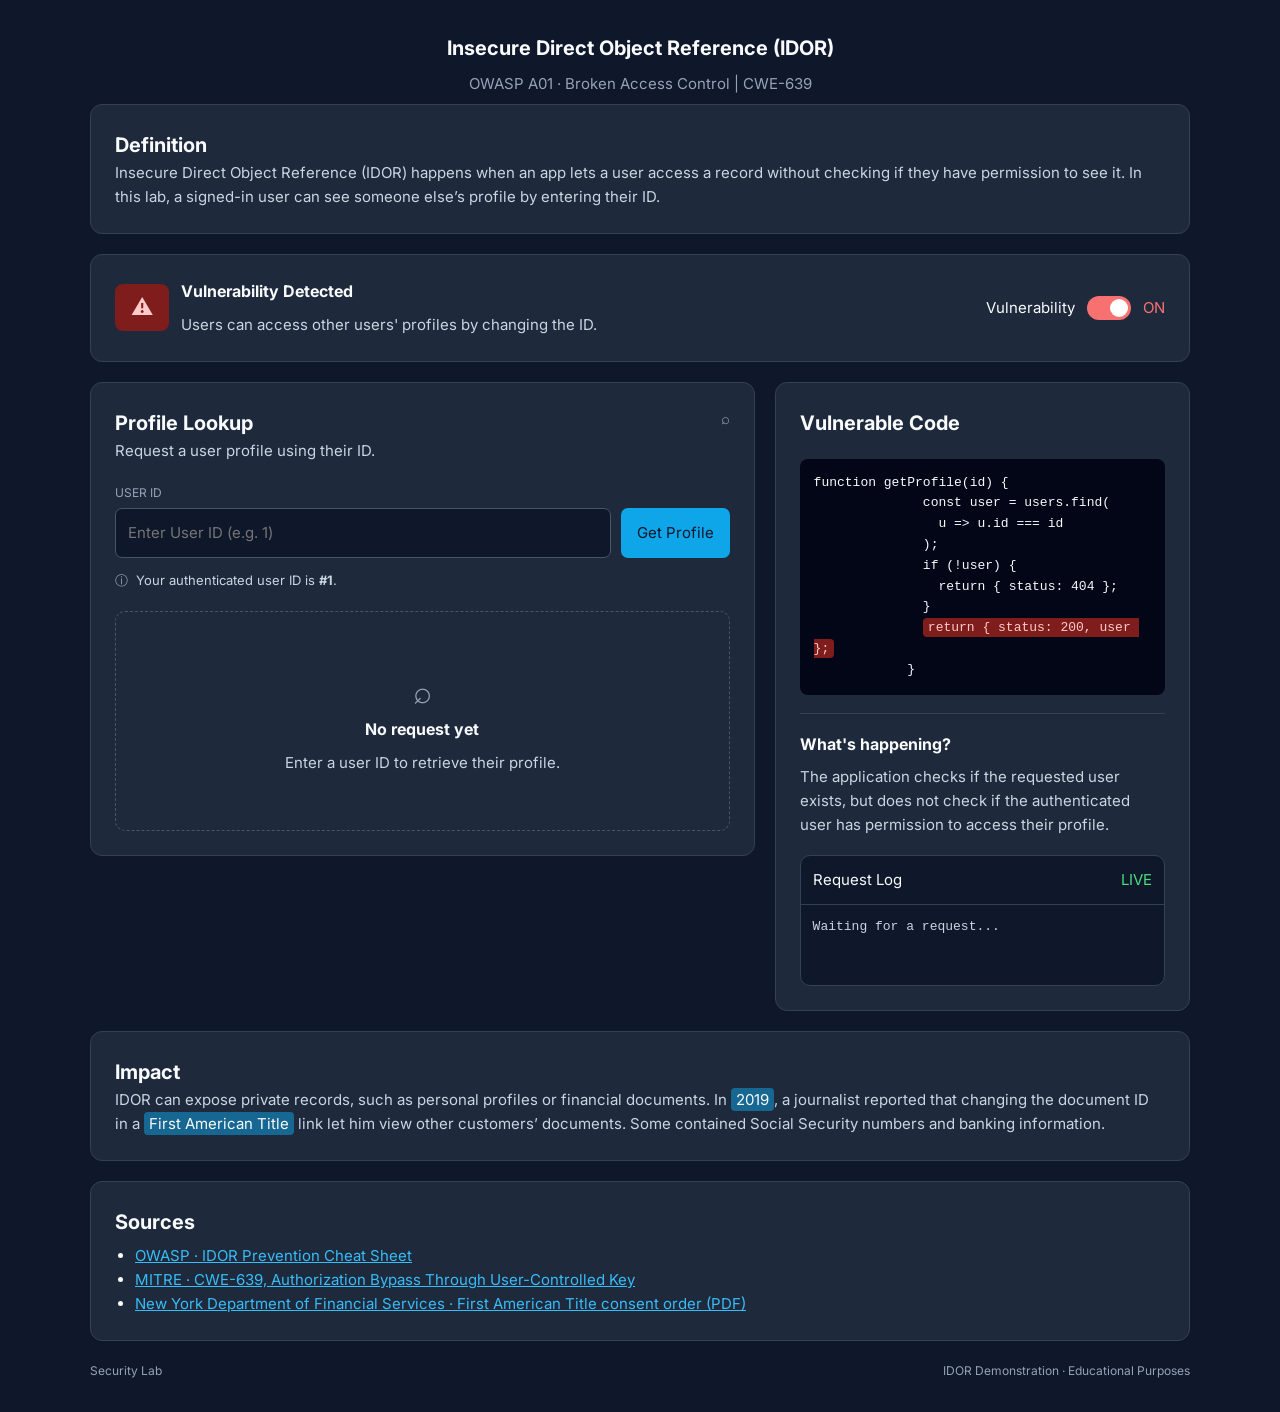
<file: IDOR/index.html>
<!doctype html>
<html lang="en">
  <head>
    <meta charset="UTF-8" />
    <meta name="viewport" content="width=device-width, initial-scale=1.0" />

    <title>IDOR Vulnerability Demo</title>

    <link rel="preconnect" href="https://fonts.googleapis.com" />
    <link rel="preconnect" href="https://fonts.gstatic.com" crossorigin />
    <link
      href="https://fonts.googleapis.com/css2?family=Inter:wght@400;500;600;700;800&display=swap"
      rel="stylesheet"
    />

    <link rel="stylesheet" href="./style.css" />
    <script src="./script.js" defer></script>
  </head>

  <body>
    <header class="site-header">
      <h1>Insecure Direct Object Reference (IDOR)</h1>
      <p>OWASP A01 · Broken Access Control | CWE-639</p>
    </header>

    <main class="container">
      <section class="panel" id="definition">
        <h2>Definition</h2>
        <p>
          Insecure Direct Object Reference (IDOR) happens when an app lets a
          user access a record without checking if they have permission to see
          it. In this lab, a signed-in user can see someone else’s profile by
          entering their ID.
        </p>
      </section>
      <section class="status-panel">
        <div class="status-info">
          <div class="status-icon" id="statusIcon">⚠</div>

          <div>
            <h3 id="statusTitle">Vulnerability Detected</h3>
            <p id="statusDescription">
              Users can access other users' profiles by changing the ID.
            </p>
          </div>
        </div>

        <div class="toggle-container">
          <span class="toggle-label">Vulnerability</span>

          <button
            type="button"
            class="toggle active"
            id="vulnerabilityToggle"
            aria-label="Toggle IDOR vulnerability"
            aria-pressed="true"
          >
            <span></span>
          </button>

          <span id="toggleState">ON</span>
        </div>
      </section>

      <section class="content-grid">
        <div class="lookup-panel panel">
          <div class="panel-heading">
            <div>
              <h2>Profile Lookup</h2>
              <p>Request a user profile using their ID.</p>
            </div>
            <span class="panel-icon">⌕</span>
          </div>

          <div class="input-group">
            <label for="get_user">USER ID</label>

            <div class="input-wrapper">
              <input
                type="text"
                id="get_user"
                placeholder="Enter User ID (e.g. 1)"
                autocomplete="off"
              />

              <button type="button" id="getProfileButton">Get Profile</button>
            </div>
          </div>

          <div class="hint">
            <span>ⓘ</span>
            <p>
              Your authenticated user ID is
              <strong>#1</strong>.
            </p>
          </div>

          <div class="result-container" id="result">
            <div class="empty-state">
              <span class="empty-icon">⌕</span>
              <h3>No request yet</h3>
              <p>Enter a user ID to retrieve their profile.</p>
            </div>
          </div>
        </div>

        <aside class="info-panel panel">
          <div class="panel-heading">
            <h2 id="codeTitle">Vulnerable Code</h2>
          </div>
          <pre><code>function getProfile(id) {
              const user = users.find(
                u =&gt; u.id === id
              );
              if (!user) {
                return { status: 404 };
              }
            <span id="guard" hidden>  <mark class="fix">if (id !== AUTHENTICATED_USER_ID) {</mark>
                return { status: 403 };
              }
            </span><span id="vulnerableCheck">  <mark class="bug">return { status: 200, user };</mark></span><span id="safeReturn" hidden>  return { status: 200, user };</span>
            }</code></pre>

          <div class="divider"></div>

          <div class="explanation">
            <h3>What's happening?</h3>
            <p id="explanationText"></p>
          </div>

          <div class="request-log">
            <div class="log-heading">
              <span>Request Log</span>
              <span class="live-indicator">LIVE</span>
            </div>

            <div id="requestLog" class="log-content">
              <p class="log-placeholder">Waiting for a request...</p>
            </div>
          </div>
        </aside>
      </section>

      <!-- Impact -->
      <section id="impact" class="panel">
        <h2>Impact</h2>
        <p>
          IDOR can expose private records, such as personal profiles or
          financial documents. In <mark>2019</mark>, a journalist reported that
          changing the document ID in a <mark>First American Title</mark> link
          let him view other customers’ documents. Some contained Social
          Security numbers and banking information.
        </p>
      </section>
      <section class="panel" id="sources">
        <h2>Sources</h2>
        <ul>
          <li>
            <a
              href="https://cheatsheetseries.owasp.org/cheatsheets/Insecure_Direct_Object_Reference_Prevention_Cheat_Sheet.html"
              >OWASP · IDOR Prevention Cheat Sheet</a
            >
          </li>
          <li>
            <a href="https://cwe.mitre.org/data/definitions/639.html"
              >MITRE · CWE-639, Authorization Bypass Through User-Controlled
              Key</a
            >
          </li>
          <li>
            <a
              href="https://www.dfs.ny.gov/system/files/documents/2024/10/ea20231127_co_first_american.pdf"
              >New York Department of Financial Services · First American Title
              consent order (PDF)</a
            >
          </li>
        </ul>
      </section>
      <footer>
        <span>Security Lab</span>
        <span>IDOR Demonstration · Educational Purposes</span>
      </footer>
    </main>
  </body>
</html>
</file>
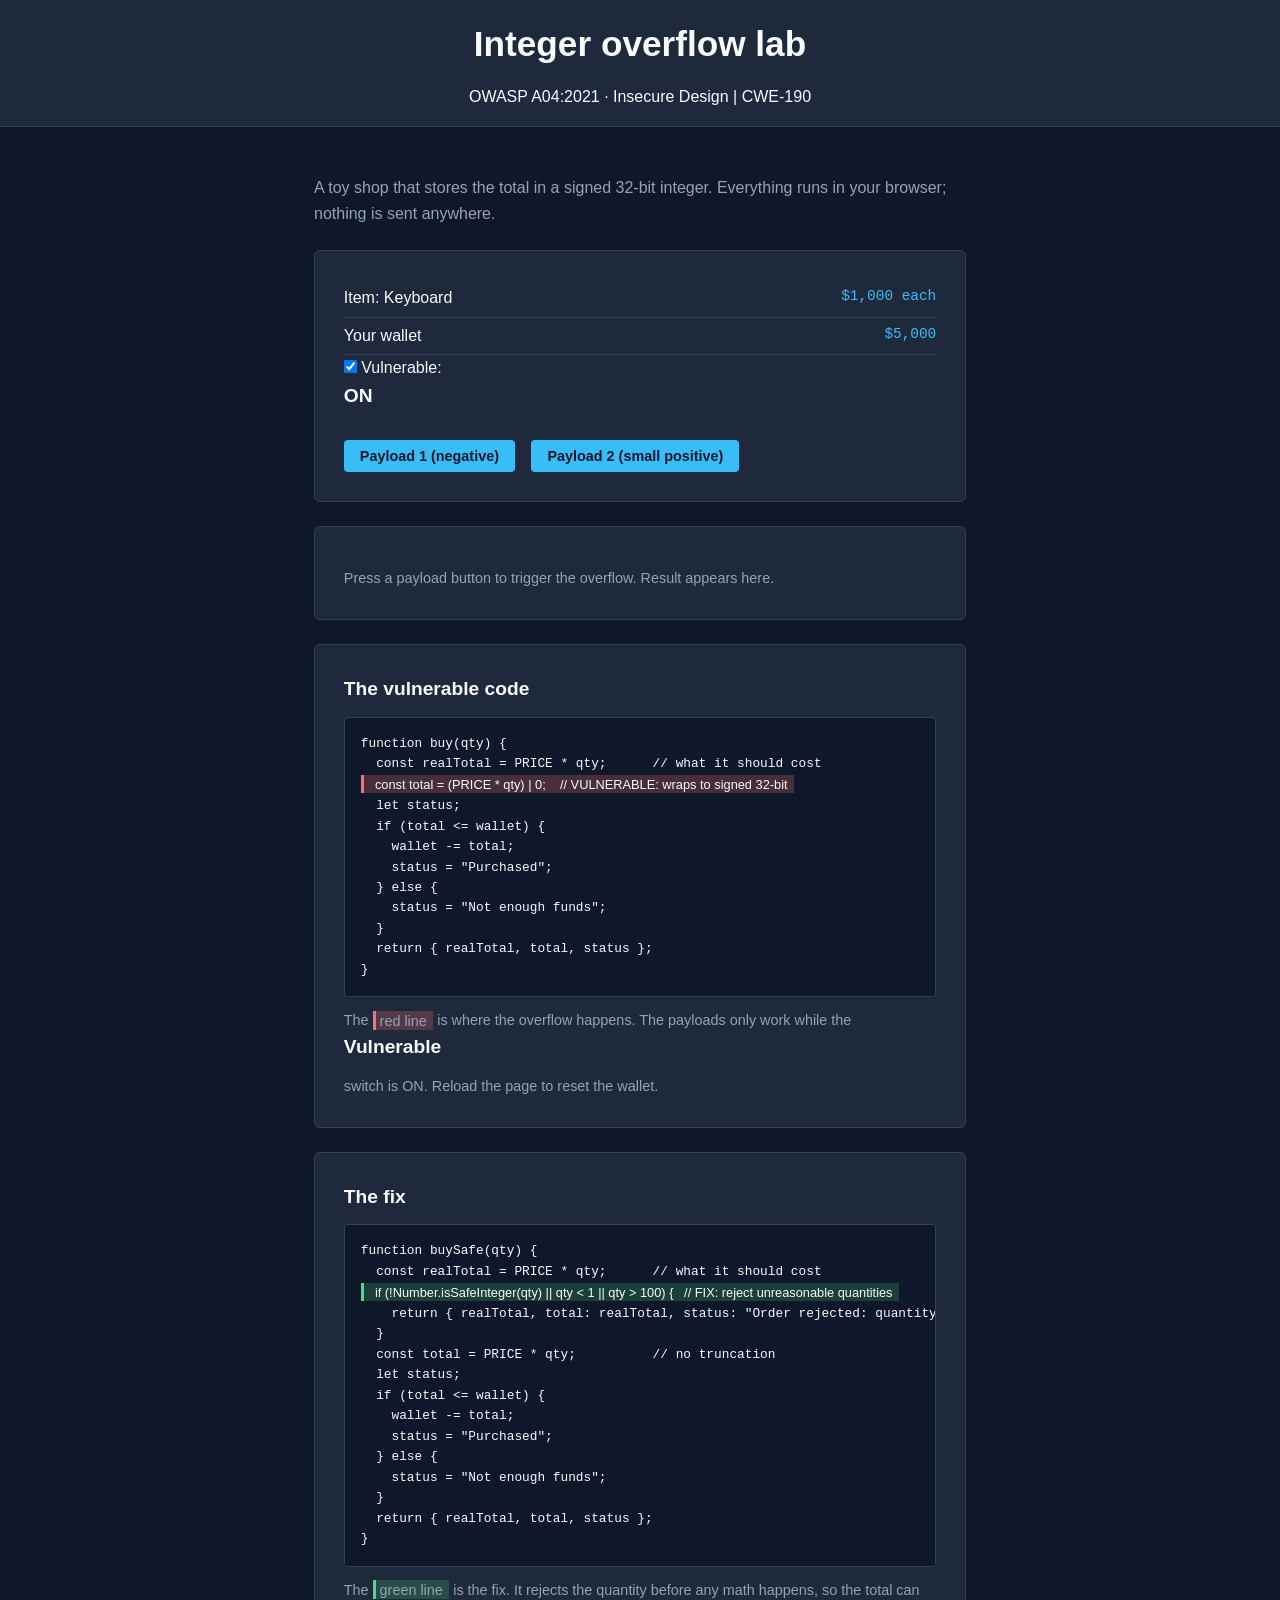
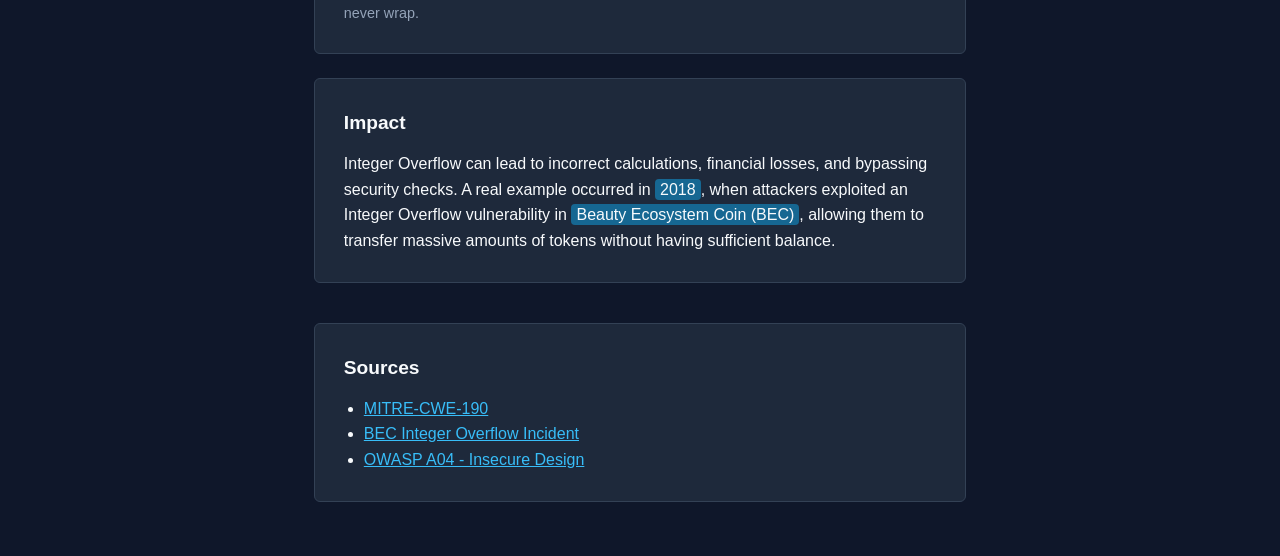
<file: Integer-Overflow/index.html>
<!doctype html>
<html lang="en">
  <head>
    <meta charset="utf-8" />
    <meta
      name="viewport"
      content="width=device-width, initial-scale=1, viewport-fit=cover"
    />
    <title>Integer Overflow Lab</title>
    <link rel="stylesheet" href="style.css" />
  </head>
  <body>
    <header class="site-header">
      <h1>Integer overflow lab</h1>
      <p>OWASP A04:2021 · Insecure Design | CWE-190</p>
    </header>
    <main>
      <p class="sub">
        A toy shop that stores the total in a signed 32-bit integer. Everything
        runs in your browser; nothing is sent anywhere.
      </p>

      <div class="card">
        <div class="row">
          <span>Item: Keyboard</span><span class="out">$1,000 each</span>
        </div>
        <div class="row">
          <span>Your wallet</span><span class="out" id="wallet">$5,000</span>
        </div>

        <!-- Vulnerable switch -->
        <div class="switch-row">
          <input type="checkbox" id="vulnToggle" checked />
          <label for="vulnToggle"
            >Vulnerable: <strong id="vulnState">ON</strong></label
          >
        </div>

        <!-- Each button carries its own quantity in data-qty -->
        <button class="payload" data-qty="4294967">Payload 1 (negative)</button>
        <button class="payload" data-qty="4294968">
          Payload 2 (small positive)
        </button>
      </div>

      <!-- Result box (totals, status, wallet) -->
      <div class="card" id="result" aria-live="polite">
        <div class="hint">
          Press a payload button to trigger the overflow. Result appears here.
        </div>
      </div>

      <!-- Explanation box, only shown when the switch is ON -->
      <div
        class="card"
        id="explain"
        style="display: none"
        aria-live="polite"
      ></div>

      <div class="card">
        <strong>The vulnerable code</strong>
        <pre>function buy(qty) {
  const realTotal = PRICE * qty;      // what it should cost
<span class="hl-bad">  const total = (PRICE * qty) | 0;    // VULNERABLE: wraps to signed 32-bit</span>
  let status;
  if (total &lt;= wallet) {
    wallet -= total;
    status = "Purchased";
  } else {
    status = "Not enough funds";
  }
  return { realTotal, total, status };
}</pre>
        <p class="hint">
          The <span class="hl-bad">red line</span> is where the overflow
          happens. The payloads only work while the
          <strong>Vulnerable</strong> switch is ON. Reload the page to reset the
          wallet.
        </p>
      </div>

      <div class="card">
        <strong>The fix</strong>
        <pre>function buySafe(qty) {
  const realTotal = PRICE * qty;      // what it should cost
<span class="hl-good">  if (!Number.isSafeInteger(qty) || qty &lt; 1 || qty &gt; 100) {   // FIX: reject unreasonable quantities</span>
    return { realTotal, total: realTotal, status: "Order rejected: quantity exceeds the maximum allowed per customer (100)." };
  }
  const total = PRICE * qty;          // no truncation
  let status;
  if (total &lt;= wallet) {
    wallet -= total;
    status = "Purchased";
  } else {
    status = "Not enough funds";
  }
  return { realTotal, total, status };
}</pre>
        <p class="hint">
          The <span class="hl-good">green line</span> is the fix. It rejects the
          quantity before any math happens, so the total can never wrap.
        </p>
      </div>
      <!-- Impact -->
      <section id="impact">
        <h2>Impact</h2>
        <p>
          Integer Overflow can lead to incorrect calculations, financial losses,
          and bypassing security checks. A real example occurred in
          <mark>2018</mark>, when attackers exploited an Integer Overflow
          vulnerability in <mark>Beauty Ecosystem Coin (BEC)</mark>, allowing
          them to transfer massive amounts of tokens without having sufficient
          balance.
        </p>
      </section>
    </main>

    <!-- Sources -->
    <footer id="sources">
      <h2>Sources</h2>
      <ul>
        <li>
          <a
            href="https://cwe.mitre.org/data/definitions/190.html"
            target="_blank"
            rel="noopener noreferrer"
          >
            MITRE-CWE-190
          </a>
        </li>

        <li>
          <a
            href="https://nvd.nist.gov/vuln/detail/CVE-2018-10299"
            target="_blank"
            rel="noopener noreferrer"
          >
            BEC Integer Overflow Incident
          </a>
        </li>

        <li>
          <a
            href="https://owasp.org/Top10/2021/A04_2021-Insecure_Design/"
            target="_blank"
            rel="noopener noreferrer"
          >
            OWASP A04 - Insecure Design
          </a>
        </li>
      </ul>
    </footer>

    <script src="script.js"></script>
  </body>
</html>
</file>
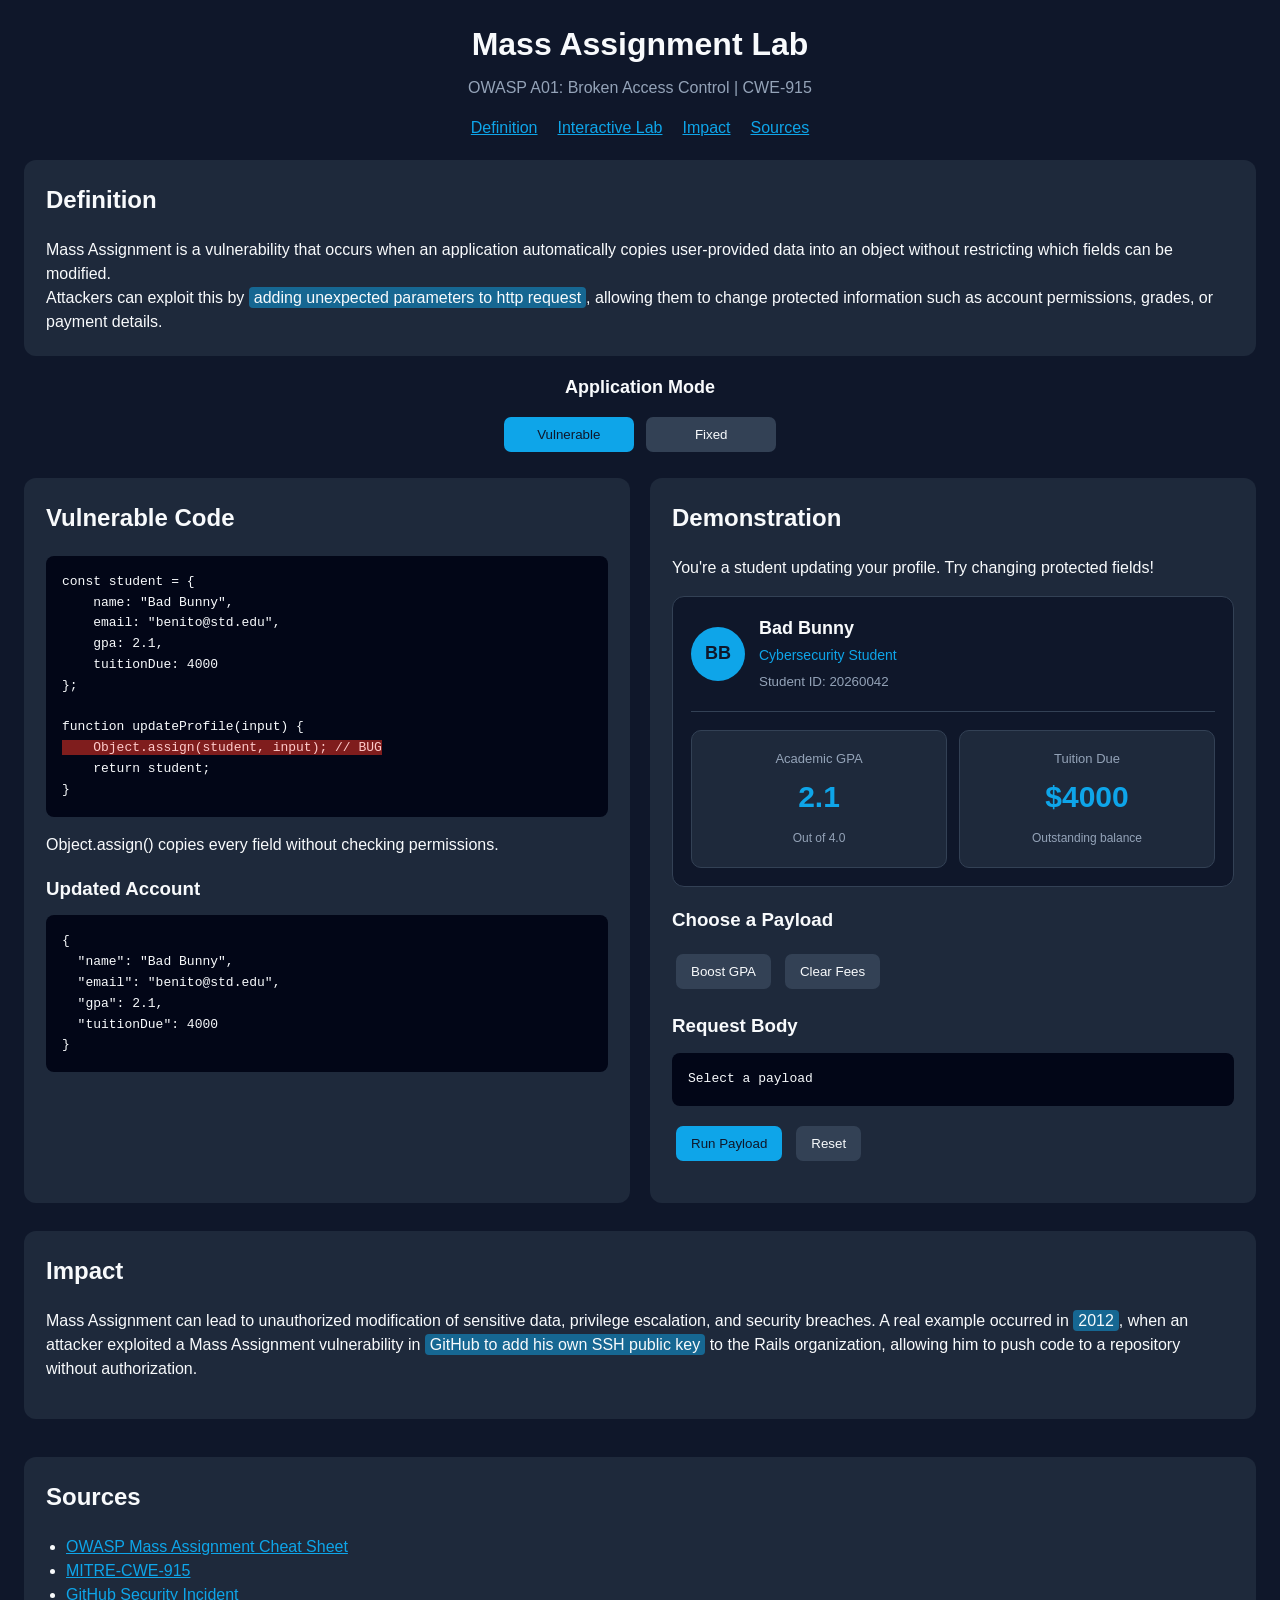
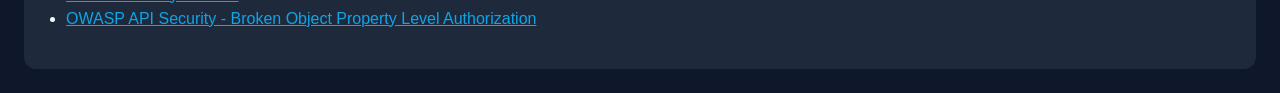
<file: mass_assignment_lab/index.html>
<!DOCTYPE html>
<html lang="en">
<head>
    <meta charset="UTF-8">
    <meta name="viewport" content="width=device-width, initial-scale=1.0">
    <title>Mass Assignment Lab</title>
    <link rel="stylesheet" href="style.css">
    <script src="script.js" defer></script>
</head>

<body>
    <header class="site-header">
        <h1>Mass Assignment Lab</h1>
        <p>OWASP A01: Broken Access Control | CWE-915</p>

        <nav aria-label="Page navigation">
            <a href="#definition">Definition</a>
            <a href="#lab">Interactive Lab</a>
            <a href="#impact">Impact</a>
            <a href="#sources">Sources</a>
        </nav>
    </header>

    <main>
        <!-- Definition -->
        <section id="definition" class="definition">
            <h2>Definition</h2>
            <p>
                Mass Assignment is a vulnerability that occurs when an application automatically 
                copies user-provided data into an object without restricting which fields can be modified.<br>
                Attackers can exploit this by <mark>adding unexpected parameters to http request</mark>, 
                allowing them to change protected information such as account permissions, grades, or payment details.
            </p>
        </section>

        <!-- Interactive Lab -->
        <section id="lab" aria-label="Interactive security lab">

            <!-- Application Mode -->
            <section class="mode" aria-labelledby="modeTitle">
                <h2 id="modeTitle">Application Mode</h2>

                <button id="vulnerable" class="active" aria-pressed="true">
                    Vulnerable
                </button>
                <button id="fixed" aria-pressed="false">
                    Fixed
                </button>
            </section>

            <section class="workspace" aria-label="Code and demonstration">

                <!-- Left: Code and Updated Account -->
                <article aria-labelledby="codeTitle">
                    <h2 id="codeTitle">Vulnerable Code</h2>

                    <pre id="badCode"><code>const student = {
    name: "Bad Bunny",
    email: "benito@std.edu",
    gpa: 2.1,
    tuitionDue: 4000
};

function updateProfile(input) {
<span class="bug">    Object.assign(student, input); // BUG</span>
    return student;
}</code></pre>

                    <pre id="goodCode" hidden><code>const student = {
    name: "Bad Bunny",
    email: "benito@std.edu",
    gpa: 2.1,
    tuitionDue: 4000
};

function updateProfile(input) {
    const allowed = ["name", "email"];
    const safe = Object.fromEntries(
        Object.entries(input).filter(
<span class="safe">            ([key]) => allowed.includes(key) // FIX</span>
        )
    );
    Object.assign(student, safe);
    return student;
}</code></pre>

                    <aside aria-label="Code explanation">
                        <p id="explanation">
                            Object.assign() copies every field without checking permissions.
                        </p>
                    </aside>

                    <h3>Updated Account</h3>
                    <pre id="response">Run a payload to see the result.</pre>
                </article>

                <!-- Right: Student Portal and Payloads -->
                <article aria-labelledby="demoTitle">
                    <h2 id="demoTitle">Demonstration</h2>
                    <p>
                        You're a student updating your profile.
                        Try changing protected fields!
                    </p>

                    <!-- Student Portal -->
                    <section class="portal" aria-label="Student Portal">
                        <header class="student-info">
                            <span class="avatar" aria-hidden="true">BB</span>

                            <section class="student-details" aria-label="Student details">
                                <h3>Bad Bunny</h3>
                                <p>Cybersecurity Student</p>
                                <small>Student ID: 20260042</small>
                            </section>
                        </header>

                        <dl class="account">
                            <div class="stat-card">
                                <dt>Academic GPA</dt>
                                <dd><output id="gpa">2.1</output></dd>
                                <dd><small>Out of 4.0</small></dd>
                            </div>

                            <div class="stat-card">
                                <dt>Tuition Due</dt>
                                <dd><output id="tuition">$4000</output></dd>
                                <dd><small>Outstanding balance</small></dd>
                            </div>
                        </dl>
                    </section>

                    <!-- Payloads -->
                    <section class="attack-controls" aria-labelledby="payloadTitle">
                        <h3 id="payloadTitle">Choose a Payload</h3>

                        <p class="payloads">
                            <button data-payload="gpa" aria-pressed="false">
                                Boost GPA
                            </button>

                            <button data-payload="tuitionDue" aria-pressed="false">
                                Clear Fees
                            </button>
                        </p>

                        <h3>Request Body</h3>
                        <pre id="request">Select a payload</pre>

                        <aside aria-label="Payload explanation">
                            <p id="payloadExplanation"></p>
                        </aside>

                        <p class="actions">
                            <button id="run">Run Payload</button>
                            <button id="reset">Reset</button>
                        </p>

                        <!-- Attack Result -->
                        <p id="message" role="status" aria-live="polite"></p>

                        <!-- Bad Bunny Joke -->
                        <p id="joke"></p>
                    </section>
                </article>
            </section>
        </section>

        <!-- Impact -->
        <section id="impact">
            <h2>Impact</h2>
            <p>
                Mass Assignment can lead to unauthorized modification of sensitive data,
                 privilege escalation, and security breaches.

                A real example occurred in <mark>2012</mark>, when an attacker exploited a Mass Assignment vulnerability 
                in <mark>GitHub to add his own SSH public key</mark> to the Rails organization, 
                allowing him to push code to a repository without authorization.
            </p>
        </section>
    </main>

    <!-- Sources -->
    <footer id="sources">
        <h2>Sources</h2>
        <ul>
            <li>
                <a href="https://cheatsheetseries.owasp.org/cheatsheets/Mass_Assignment_Cheat_Sheet.html"
                   target="_blank" rel="noopener noreferrer">
                    OWASP Mass Assignment Cheat Sheet
                </a>
            </li>

            <li>
                <a href="https://cwe.mitre.org/data/definitions/915.html"
                   target="_blank" rel="noopener noreferrer">
                    MITRE-CWE-915
                </a>
            </li>

            <li>
                <a href="https://github.blog/news-insights/public-key-security-vulnerability-and-mitigation/"
                   target="_blank" rel="noopener noreferrer">
                    GitHub Security Incident
                </a>
            </li>
            <li>
                <a href="https://api-security.owasp.org/editions/2023/en/0xa3-broken-object-property-level-authorization/?utm_source=chatgpt.com"
                   target="_blank" rel="noopener noreferrer">
                    OWASP API Security - Broken Object Property Level Authorization
                </a>
            </li>
        </ul>
    </footer>
</body>
</html>
</file>
<file: IDOR/style.css>
/* Page and cards */
* { box-sizing: border-box; }
body {
    margin: 0; padding: 32px 16px;
    background: #0f172a; color: #f8fafc;
    font: 15px/1.6 "Inter", Arial, sans-serif;
}
.container { max-width: 1100px; margin: auto; }
h1, h2, h3, p { margin: 0; }
h1, h2 { font-size: 20px; }
h3 { font-size: 16px; }
p { color: #cbd5e1; }
button, input { font: inherit; }
button { cursor: pointer; }
.panel, .status-panel {
    min-width: 0; padding: 24px;
    background: #1e293b; border: 1px solid #334155; border-radius: 12px;
}

/* Header */
.site-header {
    text-align: center;
    padding-bottom: 0;
}
h1, h2 {
    color: #f8fafc;
}

h1 {
    margin: 0;
}

h2 {
    margin-top: 0;
}

h3 {
    margin-bottom: 8px;
}

.site-header p {
    margin: 8px 0;
    color: #94a3b8;
}

/* Definition */
#definition { margin-bottom: 20px; }
.classification { margin-top: 6px; color: #94a3b8; font-size: 13px; }

/* Vulnerability status and switch */
.status-panel {
    --red: #f87171; --green: #4ade80; --yellow: #fecaca;
    display: flex; align-items: center; justify-content: space-between;
    flex-wrap: wrap; gap: 16px; margin-bottom: 20px;
}
.status-info, .toggle-container { display: flex; align-items: center; gap: 12px; }
.status-icon { padding: 6px 16px; border-radius: 8px; font-size: 22px; }
.toggle { width: 44px; padding: 3px; background: #475569; border: 0; border-radius: 20px; }
.toggle span { display: block; width: 18px; height: 18px; background: white; border-radius: 50%; }
.toggle.active { background: #f87171; }
.toggle.active span { transform: translateX(20px); }

/* Profile Lookup */
.content-grid { display: grid; grid-template-columns: 1.6fr 1fr; gap: 20px; align-items: start; }
.panel-heading, .input-wrapper { display: flex; justify-content: space-between; gap: 10px; }
.panel-heading { margin-bottom: 20px; }
.input-group label, .hint, .panel-icon { color: #94a3b8; }
.input-group label { display: block; margin-bottom: 6px; font-size: 12px; }
.input-wrapper input {
    flex: 1; min-width: 0; padding: 12px;
    background: #0f172a; color: white; border: 1px solid #475569; border-radius: 7px;
}
.input-wrapper button { padding: 10px 16px; background: #0ea5e9; color: #0f172a; border: 0; border-radius: 7px; }
.hint { display: flex; gap: 8px; margin-top: 12px; font-size: 13px; }

/* Lookup result */
.result-container { margin-top: 20px; }
.empty-state {
    display: grid; align-content: center; min-height: 220px;
    text-align: center; border: 1px dashed #475569; border-radius: 10px;
}
.empty-icon { color: #94a3b8; font-size: 32px; }
.profile-card, .request-log { background: #0f172a; border: 1px solid #334155; border-radius: 10px; }
.profile-card { padding: 18px; }
.profile-header { display: flex; align-items: center; flex-wrap: wrap; gap: 12px; margin: 16px 0; }
.profile-header img { width: 60px; height: 60px; object-fit: cover; border-radius: 50%; }
.profile-id { margin-left: auto; }
.profile-details { display: grid; grid-template-columns: 1fr 1fr; gap: 12px; margin-bottom: 14px; }
.detail-item { padding: 10px; background: #1e293b; border-radius: 6px; }
.detail-item span, .bio span { display: block; color: #94a3b8; font-size: 12px; }
.access-result, .error-message { padding: 12px; border-radius: 7px; }
.access-result, .fix { background: #14532d; color: #bbf7d0; }
.error-message, .bug { background: #7f1d1d; color: #fecaca; }

/* Code and What's happening? */
pre {
    margin: 0; padding: 14px; background: #020617; border-radius: 8px;
    font-size: 13px; white-space: pre-wrap; overflow-wrap: anywhere;
}
.divider { margin: 18px 0; border-top: 1px solid #334155; }

/* Request Log */
.request-log { margin-top: 18px; }
.log-heading { display: flex; justify-content: space-between; padding: 12px; border-bottom: 1px solid #334155; }
.log-content { padding: 12px; min-height: 80px; font: 13px/1.6 monospace; overflow-wrap: anywhere; }
.live-indicator, .log-success { color: #4ade80; }
.log-error { color: #f87171; }

/* Impact, Sources and footer */
#impact, #sources, footer { margin-top: 20px; }
#sources ul { margin: 6px 0 0; padding-left: 20px; }
#sources a { color: #38bdf8; }
footer { display: flex; justify-content: space-between; flex-wrap: wrap; gap: 8px; color: #94a3b8; font-size: 12px; }

mark {
    background-color: rgba(14, 165, 233, 0.5);
    color: #f8fafc;
    padding: 2px 5px;
    border-radius: 4px;
}

/* Mobile */
@media (max-width: 750px) {
    .content-grid { grid-template-columns: 1fr; }
    .panel, .status-panel { padding: 16px; }
}
</file>
<file: Integer-Overflow/style.css>
/* --- Global Reset & Colors (same as home page) --- */
* {
  box-sizing: border-box;
  margin: 0;
  padding: 0;
  font-family:
    -apple-system, BlinkMacSystemFont, "Segoe UI", Roboto, sans-serif;
}

body {
  background-color: #0f172a;
  color: #f8fafc;
  line-height: 1.6;
  padding-bottom: 2rem;
}

/* --- Header & Navigation (optional, if you add the same header to the lab) --- */
header {
  background-color: #1e293b;
  border-bottom: 1px solid #334155;
  padding: 1rem 2rem;
  text-align: center;
}

nav {
  display: inline-block;
}

nav a {
  color: #94a3b8;
  text-decoration: none;
  font-size: 0.95rem;
  font-weight: 500;
  margin: 0 0.5rem;
  transition: color 0.2s;
}

nav a:hover,
nav a:first-child {
  color: #38bdf8;
}

/* --- Page layout --- */
main {
  max-width: 700px;
  margin: 0 auto;
  padding: 3rem 1.5rem 1rem 1.5rem;
}

h1 {
  font-size: 2.2rem;
  margin-bottom: 0.75rem;
  color: #f8fafc;
}

p.sub {
  color: #94a3b8;
  font-size: 1rem;
  margin-bottom: 1.5rem;
}

/* --- Cards --- */
.card {
  background-color: #1e293b;
  border: 1px solid #334155;
  border-radius: 6px;
  padding: 1.8rem;
  margin: 1.5rem 0;
  transition: border-color 0.2s;
}

.card:hover {
  border-color: #38bdf8;
}

.card strong {
  display: block;
  font-size: 1.2rem;
  margin-bottom: 0.75rem;
  color: #f8fafc;
}

/* --- Rows & output --- */
.row {
  display: flex;
  justify-content: space-between;
  gap: 1rem;
  padding: 0.35rem 0;
  border-bottom: 1px solid #334155;
}

.row:last-of-type {
  border-bottom: none;
}

.out {
  font-family: ui-monospace, Menlo, Consolas, monospace;
  font-size: 0.9rem;
  color: #38bdf8;
}

.bad {
  color: #f87171;
  font-weight: bold;
  margin-top: 0.75rem;
}

.hint {
  color: #94a3b8;
  font-size: 0.9rem;
  margin-top: 0.75rem;
}

/* --- Code blocks --- */
pre {
  overflow-x: auto;
  background-color: #0f172a;
  border: 1px solid #334155;
  border-radius: 4px;
  padding: 1rem;
  font-family: ui-monospace, Menlo, Consolas, monospace;
  font-size: 0.8rem;
  color: #f8fafc;
}

/* --- Buttons (same look as .btn on the home page) --- */
button {
  display: inline-block;
  margin-top: 1rem;
  background-color: #38bdf8;
  color: #0f172a;
  padding: 0.5rem 1rem;
  border: none;
  border-radius: 4px;
  font-weight: bold;
  font-size: 0.9rem;
  text-align: center;
  cursor: pointer;
  transition: background-color 0.2s;
}

button:hover {
  background-color: #0ea5e9;
}

button:focus-visible {
  outline: 3px solid #38bdf8;
  outline-offset: 2px;
}
button + button {
  margin-left: 0.75rem;
}
/* --- Highlighted lines in the code boxes --- */
.hl-bad {
  background-color: rgba(248, 113, 113, 0.25);
  border-left: 3px solid #f87171;
  padding: 0.1rem 0.4rem 0.1rem 0.25rem;
}

.hl-good {
  background-color: rgba(74, 222, 128, 0.2);
  border-left: 3px solid #4ade80;
  padding: 0.1rem 0.4rem 0.1rem 0.25rem;
}

/* --- Impact & Sources --- */
#impact,
#sources {
  background-color: #1e293b;
  border: 1px solid #334155;
  border-radius: 6px;
  padding: 1.8rem;
  margin: 1.5rem 0;
}

#impact h2,
#sources h2 {
  font-size: 1.2rem;
  margin-bottom: 0.75rem;
}

#impact:hover,
#sources:hover {
  border-color: #38bdf8;
}

#impact mark {
  background-color: rgba(14, 165, 233, 0.5);
  color: #f8fafc;
  padding: 2px 5px;
  border-radius: 4px;
}

/* --- Sources --- */
#sources {
  width: calc(100% - 3rem);
  max-width: 652px;
  margin: 0 auto 1.5rem;
}

#sources ul {
  padding-left: 20px;
}

#sources a {
  color: #38bdf8;
}
</file>
<file: mass_assignment_lab/style.css>
* {
    box-sizing: border-box;
}

body {
    margin: 0;
    background: #0f172a;
    color: #f8fafc;
    font-family: Arial, sans-serif;
    line-height: 1.5;
}

/* Page Layout */
.site-header, main {
    width: 100%;
    max-width: 1500px;
    margin: auto;
    padding: 20px 24px;
}

/* Header */
.site-header {
    text-align: center;
    padding-bottom: 0;
}

h1, h2 {
    color: #f8fafc;
}

h1 {
    margin: 0;
}

h2 {
    margin-top: 0;
}

h3 {
    margin-bottom: 8px;
}

.site-header p {
    margin: 8px 0;
    color: #94a3b8;
}

/* Navigation */
.site-header nav {
    display: flex;
    justify-content: center;
    flex-wrap: wrap;
    gap: 20px;
    margin-top: 16px;
}

a {
    color: #0ea5e9;
}

/* Main Sections */
.definition, #impact, footer {
    background: #1e293b;
    padding: 22px;
    border-radius: 12px;
    margin-bottom: 18px;
}

.definition p {
    margin-bottom: 0;
}

mark {
    background-color: rgba(14, 165, 233, 0.5);
    color: #f8fafc;
    padding: 2px 5px;
    border-radius: 4px;
}

/* Application Mode */
.mode {
    text-align: center;
    margin: 12px 0 22px;
}

.mode h2 {
    font-size: 18px;
    margin-bottom: 12px;
}

/* Code and Demonstration Layout */
.workspace {
    display: grid;
    grid-template-columns: repeat(2, minmax(0, 1fr));
    gap: 20px;
    align-items: stretch;
    margin-bottom: 28px;
}

.workspace > article {
    min-width: 0;
    padding: 22px;
    background: #1e293b;
    border-radius: 12px;
}

/* Code Blocks */
pre {
    background: #020617;
    padding: 16px;
    border-radius: 8px;
    white-space: pre-wrap;
    overflow-wrap: anywhere;
    overflow-x: hidden;
    font-size: 13px;
    line-height: 1.6;
}

[hidden] {
    display: none !important;
}

/* Highlight Important Lines */
.bug {
    background: #7f1d1d;
    color: #fecaca;
}

.safe {
    background: #14532d;
    color: #bbf7d0;
}

/* Updated Account */
#response {
    margin-top: 12px;
    min-height: 140px;
}

/* Buttons */
button {
    background: #334155;
    color: #f8fafc;
    padding: 10px 15px;
    border: none;
    border-radius: 7px;
    cursor: pointer;
    margin: 4px;
}

button:hover, button.active {
    background: #0ea5e9;
    color: #0f172a;
}

button:focus-visible, a:focus-visible {
    outline: 2px solid #0ea5e9;
    outline-offset: 3px;
}

.mode button {
    min-width: 130px;
}

.payloads, .actions {
    display: flex;
    flex-wrap: wrap;
    gap: 6px;
}

/* Student Portal */
.portal {
    background: #0f172a;
    border: 1px solid #334155;
    border-radius: 12px;
    padding: 18px;
}

/* Student Information */
.student-info {
    display: flex;
    align-items: center;
    gap: 14px;
    padding-bottom: 18px;
    margin-bottom: 18px;
    border-bottom: 1px solid #334155;
}

.student-info h3 {
    margin: 0;
    font-size: 18px;
}

.student-info p {
    color: #0ea5e9;
    margin: 3px 0;
    font-size: 14px;
}

.student-info small {
    color: #94a3b8;
}

.avatar {
    width: 54px;
    height: 54px;
    flex-shrink: 0;
    border-radius: 50%;
    background: #0ea5e9;
    color: #0f172a;
    display: grid;
    place-items: center;
    font-weight: bold;
    font-size: 18px;
}

/* GPA and Tuition Cards */
.account {
    display: grid;
    grid-template-columns: repeat(2, minmax(0, 1fr));
    gap: 12px;
    margin: 0;
}

.stat-card {
    background: #1e293b;
    border: 1px solid #334155;
    border-radius: 10px;
    padding: 18px 10px;
    text-align: center;
}

.stat-card dt {
    color: #94a3b8;
    font-size: 13px;
}

.stat-card dd {
    margin: 0;
}

.stat-card output {
    display: block;
    color: #0ea5e9;
    font-size: 30px;
    font-weight: bold;
    margin: 6px 0;
}

.stat-card small {
    color: #94a3b8;
    font-size: 12px;
}

/* Attack Results */
#run {
    background: #0ea5e9;
    color: #0f172a;
}

#run:hover {
    background: #0ea5e9;
}

#message {
    font-weight: bold;
}

.success {
    color: #4ade80;
}

.danger {
    color: #f87171;
}

#payloadExplanation {
    font-size: 14px;
    color: #cbd5e1;
}

#joke {
    color: #0ea5e9;
    font-style: italic;
    font-weight: bold;
}

/* Impact */
#impact {
    margin-top: 0;
}

/* Footer - Align with Main Content */
footer {
    width: calc(100% - 48px);
    max-width: 1452px;
    margin: 0 auto 24px;
}

footer ul {
    padding-left: 20px;
}

/* Responsive Design */
@media (max-width: 800px) {
    .workspace {
        grid-template-columns: 1fr;
    }

    .site-header, main {
        padding: 12px;
    }

    .workspace > article {
        padding: 16px;
    }

    footer {
        width: calc(100% - 24px);
    }

    .stat-card output {
        font-size: 24px;
    }
}
</file>
